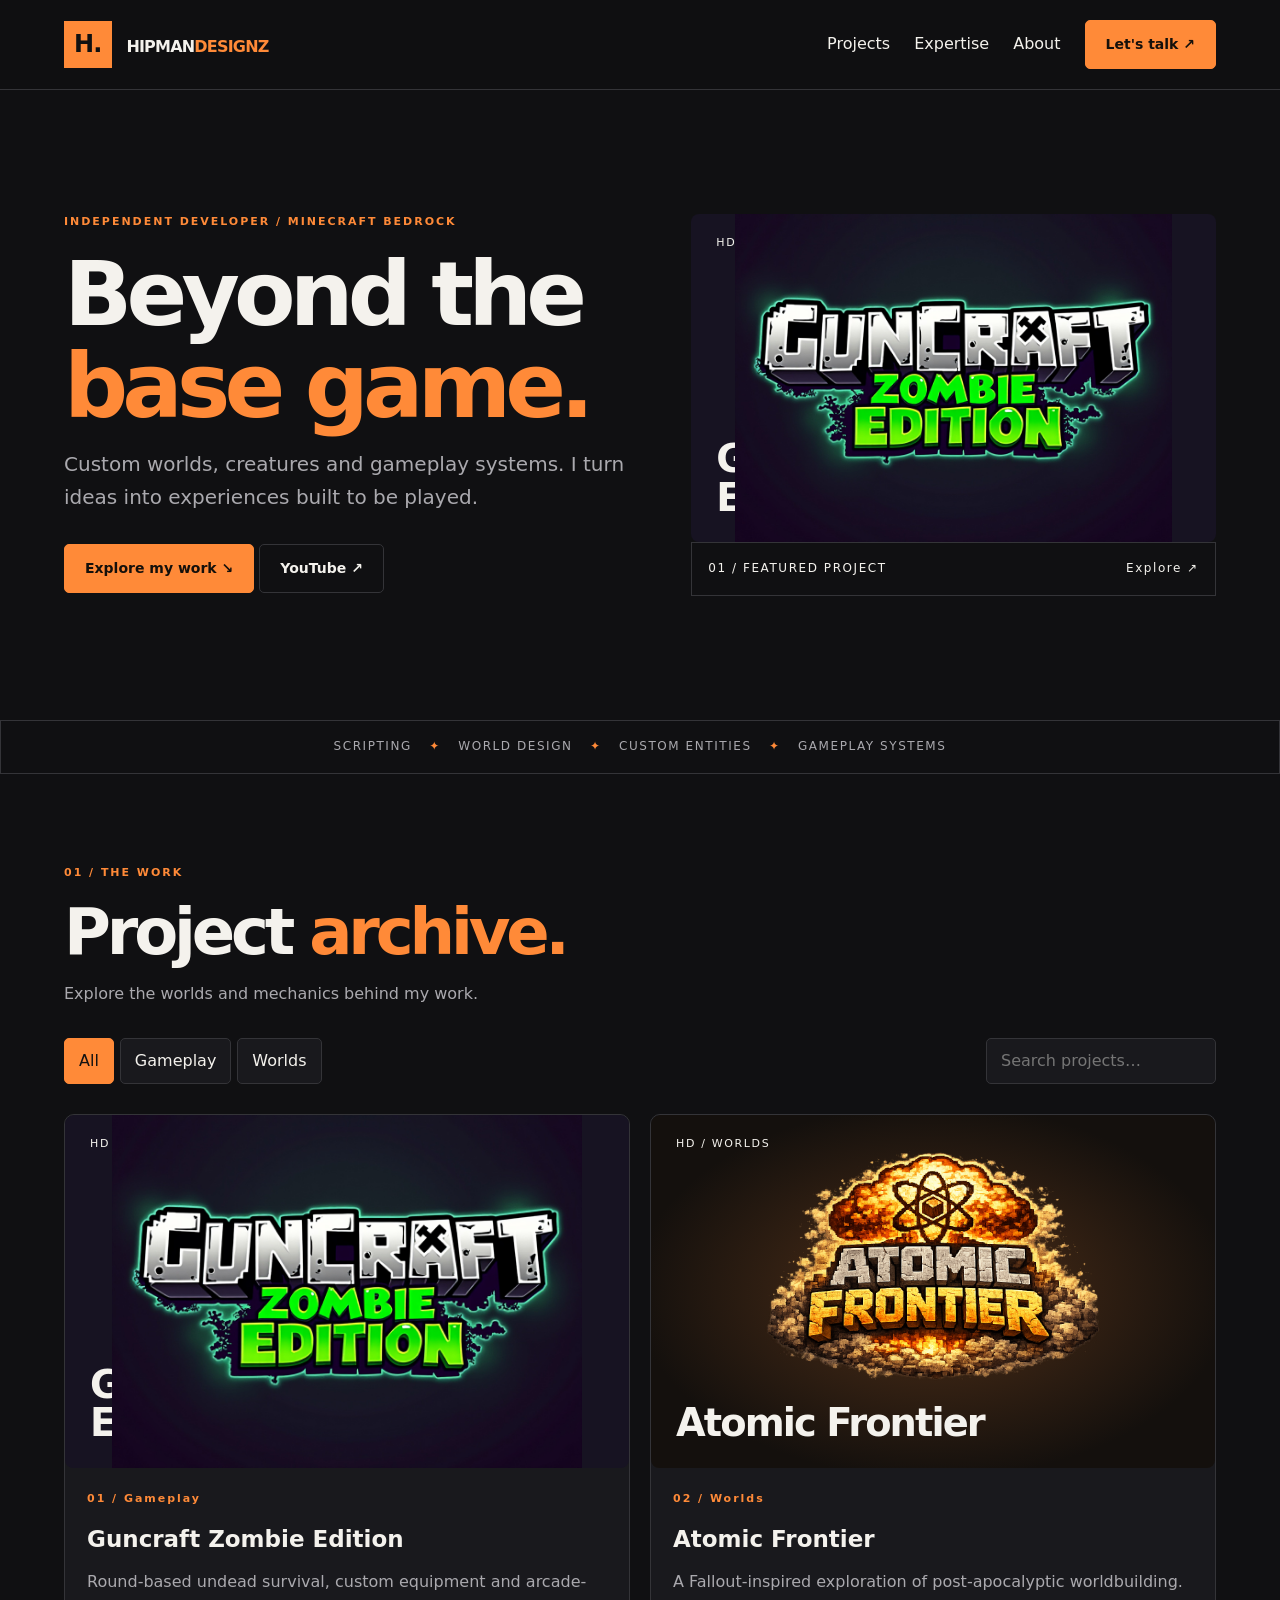
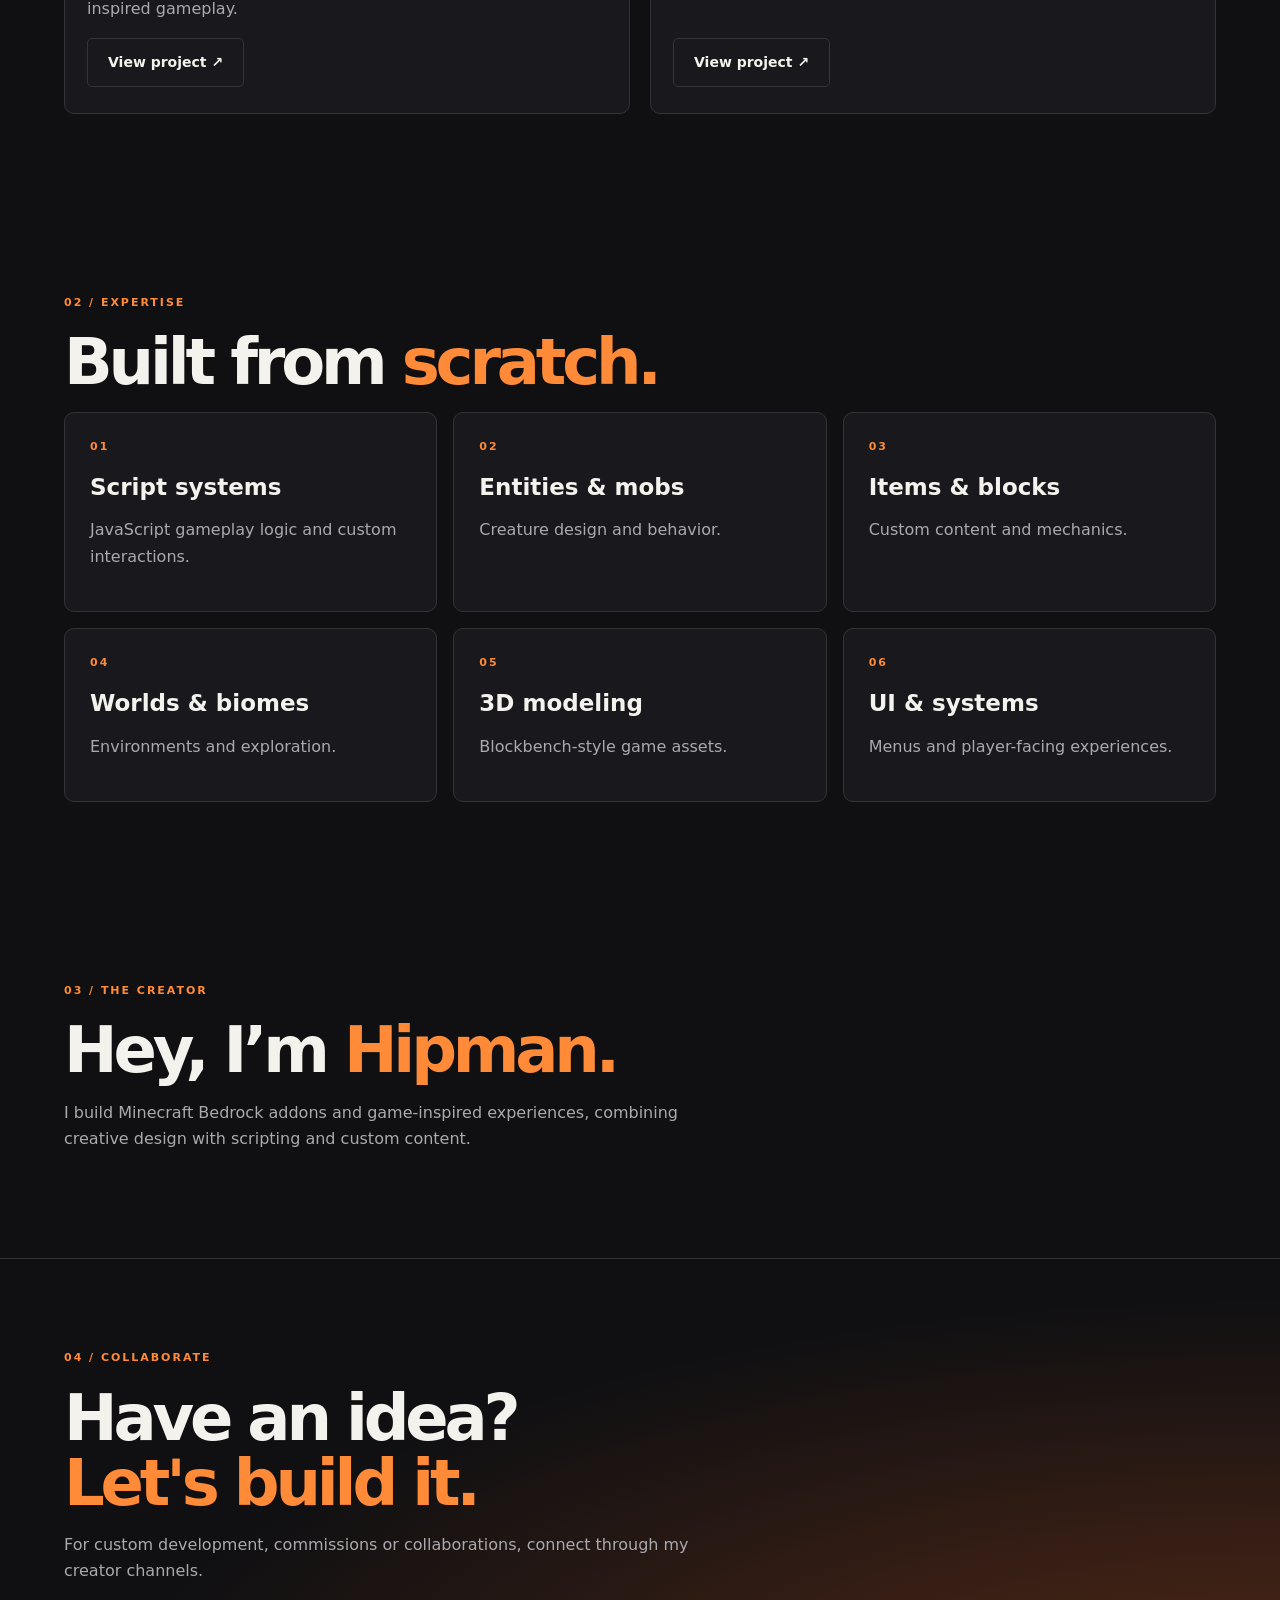
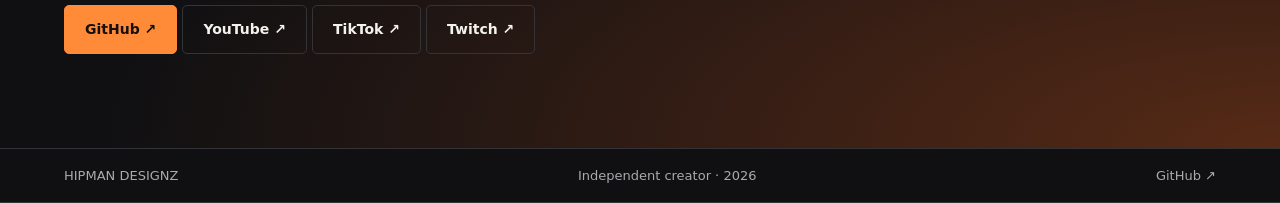
<file: index.html>
<!doctype html><html lang="en"><head><meta charset="utf-8"><meta name="viewport" content="width=device-width, initial-scale=1"><meta name="description" content="Independent Minecraft Bedrock development and creative systems."><meta property="og:title" content="Game development portfolio | Hipman Designz"><meta property="og:description" content="Independent Minecraft Bedrock development and creative systems."><meta name="theme-color" content="#101012"><title>Game development portfolio | Hipman Designz</title><link rel="stylesheet" href="styles.css"><script defer src="script.js"></script></head><body><a class="skip" href="#main">Skip to content</a><header><a class="brand" href="index.html"><b>H.</b> HIPMAN<span>DESIGNZ</span></a><button id="menu" aria-expanded="false" aria-controls="nav">Menu</button><nav id="nav"><a href="index.html#projects">Projects</a><a href="index.html#skills">Expertise</a><a href="index.html#about">About</a><a class="btn" href="index.html#contact">Let's talk ↗</a></nav></header><main id="main"><section class="hero"><div><small>INDEPENDENT DEVELOPER / MINECRAFT BEDROCK</small><h1>Beyond the<br> <em>base game.</em></h1><p>Custom worlds, creatures and gameplay systems. I turn ideas into experiences built to be played.</p><a class="btn" href="#projects">Explore my work ↘</a> <a class="btn outline" href="https://www.youtube.com/@HipmanDesignz">YouTube ↗</a></div><div class="hero-visual"><div class="art guncraft"><span class="art-label">HD / GAMEPLAY</span><strong>Guncraft Zombie Edition</strong><img src="assets/guncraft-ze.png" alt="Guncraft Zombie Edition showcase" loading="lazy"></div><div class="visual-caption">01 / FEATURED PROJECT <a href="projects/guncraft.html">Explore ↗</a></div></div></section><div class="strip">SCRIPTING <b>✦</b> WORLD DESIGN <b>✦</b> CUSTOM ENTITIES <b>✦</b> GAMEPLAY SYSTEMS</div><section id="projects"><small>01 / THE WORK</small><h2>Project <em>archive.</em></h2><p>Explore the worlds and mechanics behind my work.</p><div class="toolbar"><div id="filters" aria-label="Filter projects"><button data-filter="All" aria-pressed="true">All</button><button data-filter="Gameplay" aria-pressed="false">Gameplay</button><button data-filter="Worlds" aria-pressed="false">Worlds</button></div><input id="search" type="search" placeholder="Search projects…" aria-label="Search projects"></div><div class="grid"><article class="project" data-category="Gameplay" data-search="Guncraft Zombie Edition Round-based undead survival, custom equipment and arcade-inspired gameplay. Survival gameplay Custom weapons Game systems Nacht der Untoten Mystery Box Pack-a-Punch"><a href="projects/guncraft.html" aria-label="View Guncraft Zombie Edition"><div class="art guncraft"><span class="art-label">HD / GAMEPLAY</span><strong>Guncraft Zombie Edition</strong><img src="assets/guncraft-ze.png" alt="Guncraft Zombie Edition showcase" loading="lazy"></div></a><div class="inside"><small>01 / Gameplay</small><h3>Guncraft Zombie Edition</h3><p>Round-based undead survival, custom equipment and arcade-inspired gameplay.</p><a class="btn outline" href="projects/guncraft.html">View project ↗</a></div></article><article class="project" data-category="Worlds" data-search="Atomic Frontier A Fallout-inspired exploration of post-apocalyptic worldbuilding. Worldbuilding Atmosphere Addon concept"><a href="projects/atomic-frontier.html" aria-label="View Atomic Frontier"><div class="art atomic-frontier"><span class="art-label">HD / WORLDS</span><strong>Atomic Frontier</strong><img src="assets/atomic-frontier.png" alt="Atomic Frontier showcase" loading="lazy"></div></a><div class="inside"><small>02 / Worlds</small><h3>Atomic Frontier</h3><p>A Fallout-inspired exploration of post-apocalyptic worldbuilding.</p><a class="btn outline" href="projects/atomic-frontier.html">View project ↗</a></div></article></div><p id="empty" hidden>No matching projects.</p></section><section id="skills"><small>02 / EXPERTISE</small><h2>Built from <em>scratch.</em></h2><div class="skills"><article><small>01</small><h3>Script systems</h3><p>JavaScript gameplay logic and custom interactions.</p></article><article><small>02</small><h3>Entities & mobs</h3><p>Creature design and behavior.</p></article><article><small>03</small><h3>Items & blocks</h3><p>Custom content and mechanics.</p></article><article><small>04</small><h3>Worlds & biomes</h3><p>Environments and exploration.</p></article><article><small>05</small><h3>3D modeling</h3><p>Blockbench-style game assets.</p></article><article><small>06</small><h3>UI & systems</h3><p>Menus and player-facing experiences.</p></article></div></section><section id="about"><small>03 / THE CREATOR</small><h2>Hey, I’m <em>Hipman.</em></h2><p>I build Minecraft Bedrock addons and game-inspired experiences, combining creative design with scripting and custom content.</p></section><section id="contact" class="contact"><small>04 / COLLABORATE</small><h2>Have an idea?<br><em>Let's build it.</em></h2><p>For custom development, commissions or collaborations, connect through my creator channels.</p><a class="btn" href="https://github.com/HipmanDesignz">GitHub ↗</a> <a class="btn outline" href="https://www.youtube.com/@HipmanDesignz">YouTube ↗</a> <a class="btn outline" href="https://www.tiktok.com/@HipmanDesignz">TikTok ↗</a> <a class="btn outline" href="https://www.twitch.tv/HipmanDesignz">Twitch ↗</a></section></main><footer>HIPMAN DESIGNZ <span>Independent creator · <span id="year">2026</span></span><a href="https://github.com/HipmanDesignz">GitHub ↗</a></footer></body></html>
</file>
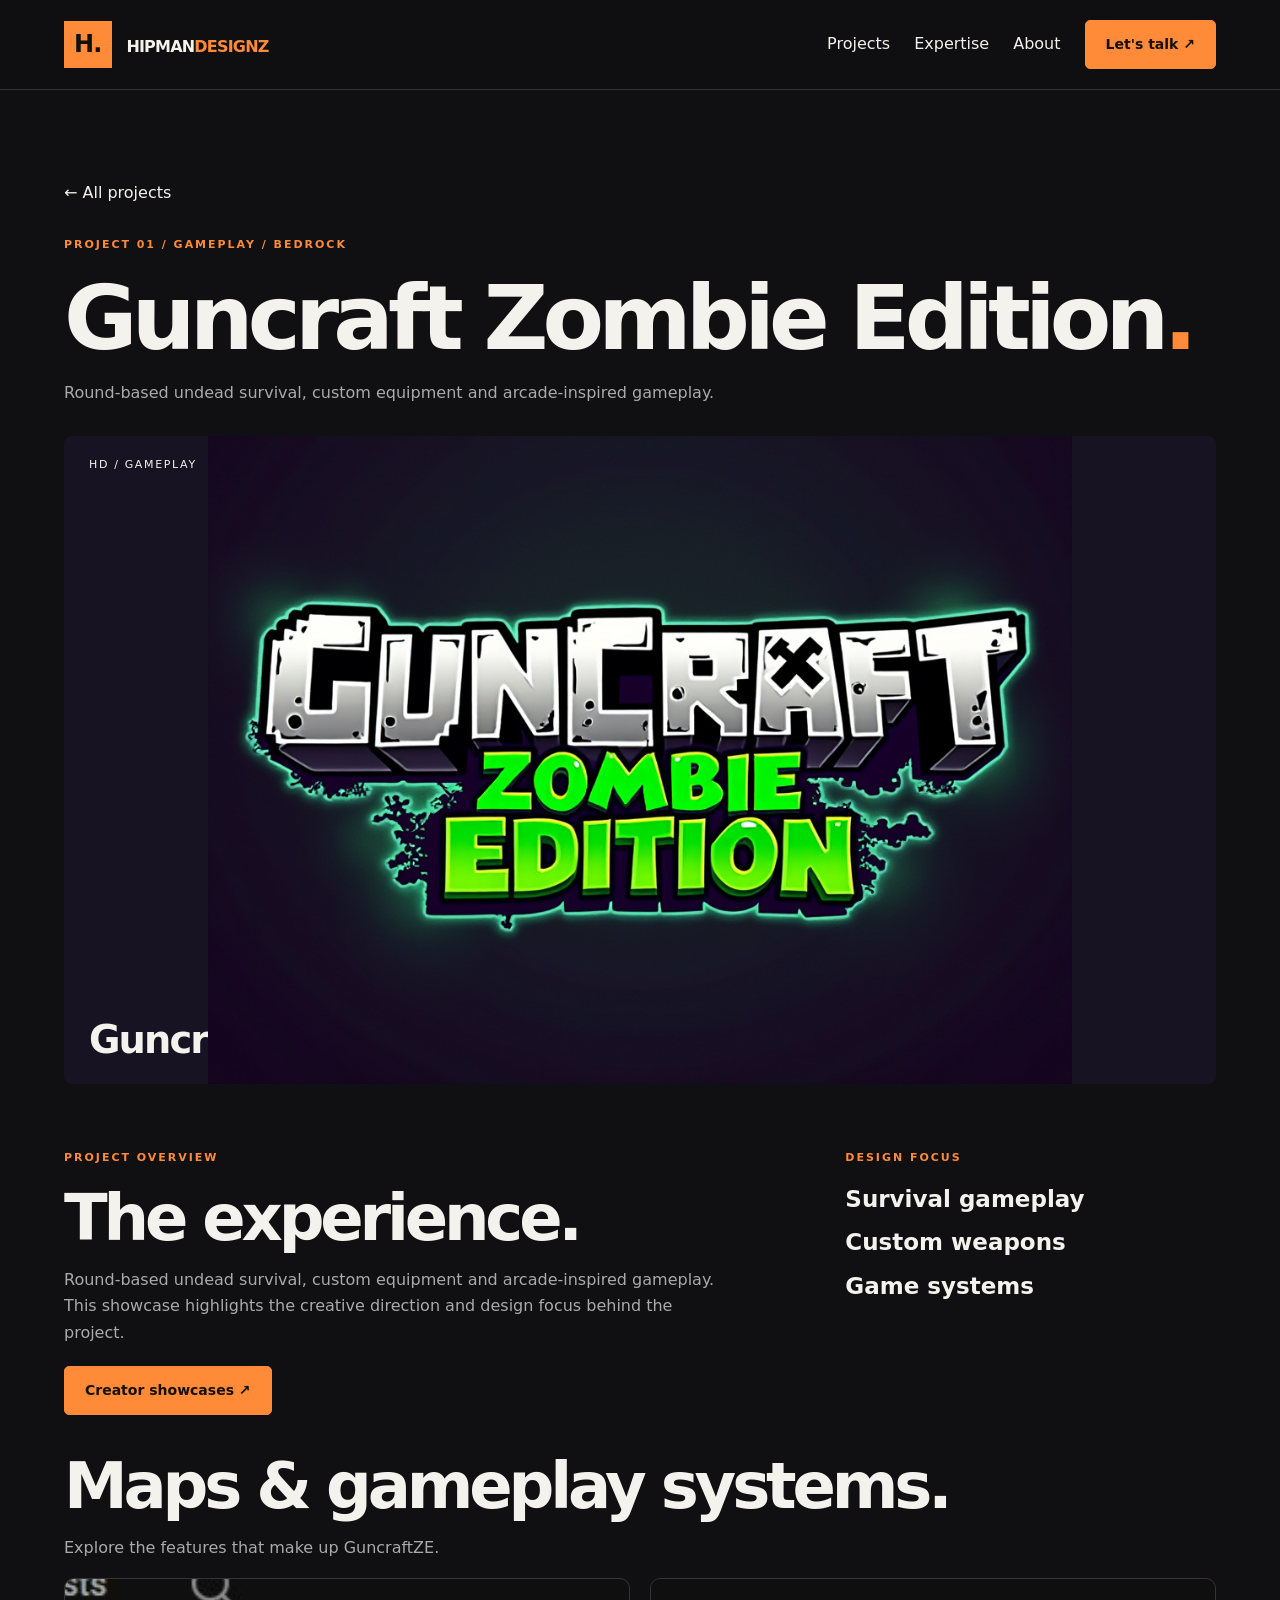
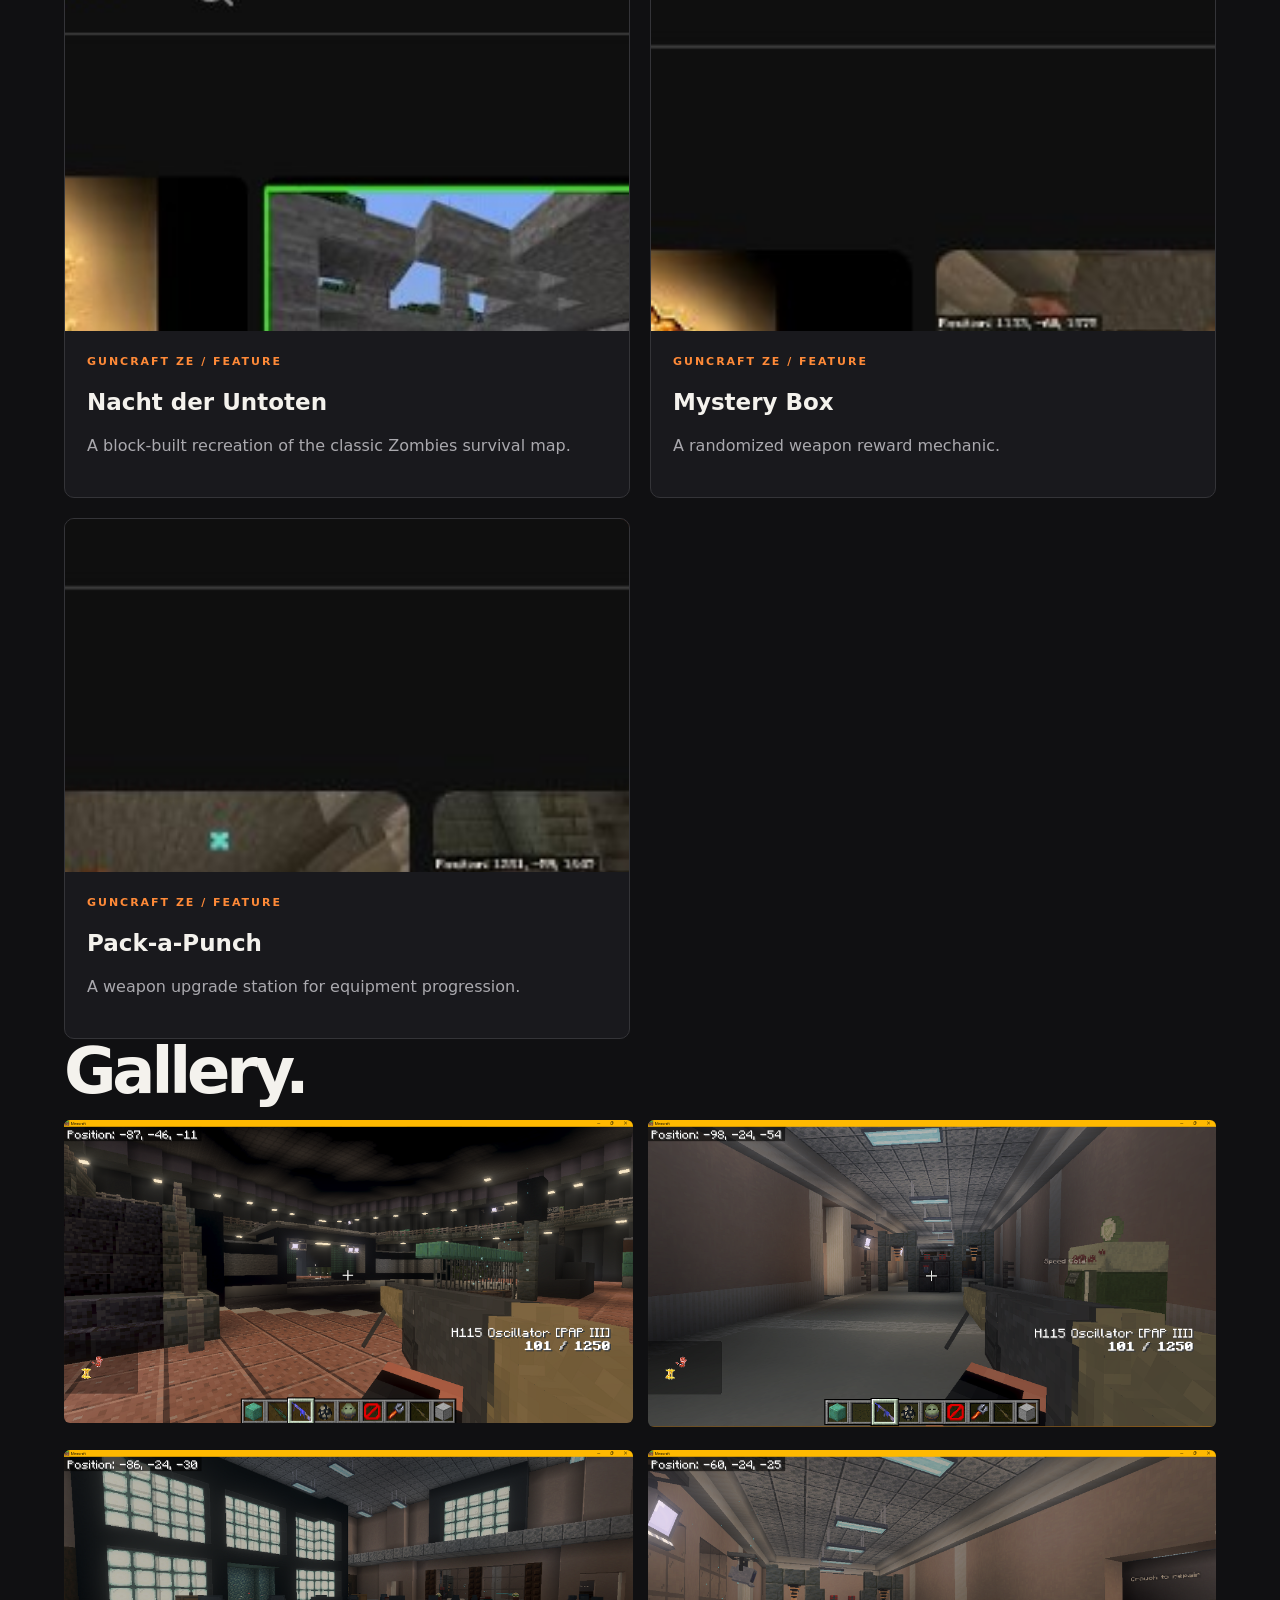
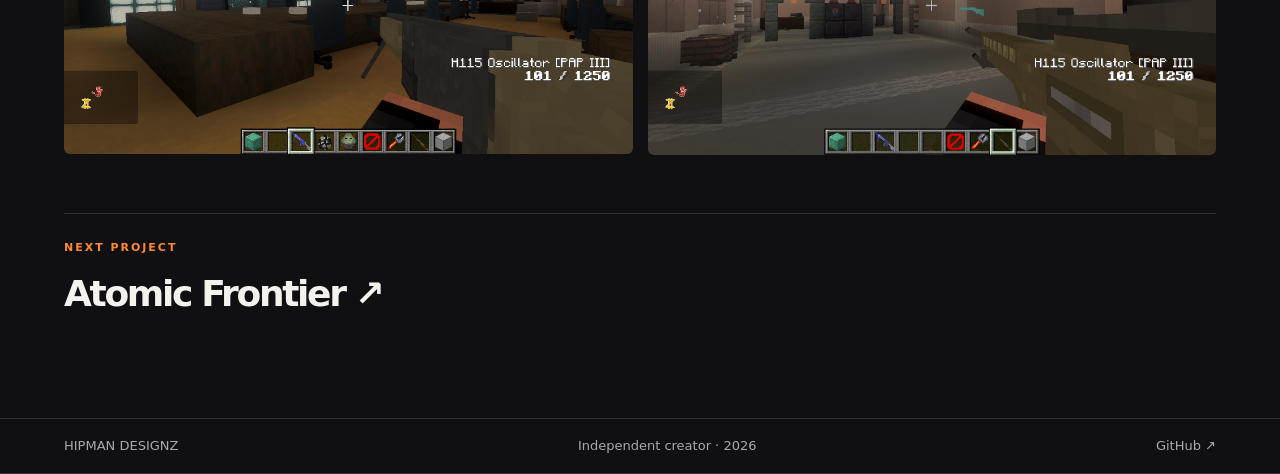
<file: projects/guncraft.html>
<!doctype html><html lang="en"><head><meta charset="utf-8"><meta name="viewport" content="width=device-width, initial-scale=1"><meta name="description" content="Round-based undead survival, custom equipment and arcade-inspired gameplay."><meta property="og:title" content="Guncraft Zombie Edition | Hipman Designz"><meta property="og:description" content="Round-based undead survival, custom equipment and arcade-inspired gameplay."><meta name="theme-color" content="#101012"><title>Guncraft Zombie Edition | Hipman Designz</title><link rel="stylesheet" href="../styles.css"><script defer src="../script.js"></script></head><body><a class="skip" href="#main">Skip to content</a><header><a class="brand" href="../index.html"><b>H.</b> HIPMAN<span>DESIGNZ</span></a><button id="menu" aria-expanded="false" aria-controls="nav">Menu</button><nav id="nav"><a href="../index.html#projects">Projects</a><a href="../index.html#skills">Expertise</a><a href="../index.html#about">About</a><a class="btn" href="../index.html#contact">Let's talk ↗</a></nav></header><main id="main"><section class="detail"><a href="../index.html#projects">← All projects</a><small>PROJECT 01 / GAMEPLAY / BEDROCK</small><h1>Guncraft Zombie Edition<em>.</em></h1><p>Round-based undead survival, custom equipment and arcade-inspired gameplay.</p><div class="art guncraft"><span class="art-label">HD / GAMEPLAY</span><strong>Guncraft Zombie Edition</strong><img src="../assets/guncraft-ze.png" alt="Guncraft Zombie Edition showcase" loading="lazy"></div><div class="details-grid"><div><small>PROJECT OVERVIEW</small><h2>The experience.</h2><p>Round-based undead survival, custom equipment and arcade-inspired gameplay. This showcase highlights the creative direction and design focus behind the project.</p><a class="btn" href="https://www.youtube.com/@HipmanDesignz">Creator showcases ↗</a></div><div><small>DESIGN FOCUS</small><h3>Survival gameplay</h3><h3>Custom weapons</h3><h3>Game systems</h3></div></div><h2>Maps &amp; gameplay systems.</h2><p>Explore the features that make up GuncraftZE.</p><div class="grid"><article class="project" id="nacht"><div class="art nacht"><span class="art-label">HD / WORLDS</span><strong>Nacht der Untoten</strong><img src="../assets/nacht-der-untoten.jpg" alt="Nacht der Untoten showcase" loading="lazy"></div><div class="inside"><small>GUNCRAFT ZE / FEATURE</small><h3>Nacht der Untoten</h3><p>A block-built recreation of the classic Zombies survival map.</p></div></article><article class="project" id="mystery-box"><div class="art mystery-box"><span class="art-label">HD / SYSTEMS</span><strong>Mystery Box</strong><img src="../assets/mystery-box.jpg" alt="Mystery Box showcase" loading="lazy"></div><div class="inside"><small>GUNCRAFT ZE / FEATURE</small><h3>Mystery Box</h3><p>A randomized weapon reward mechanic.</p></div></article><article class="project" id="pack-a-punch"><div class="art pack-a-punch"><span class="art-label">HD / SYSTEMS</span><strong>Pack-a-Punch</strong><img src="../assets/pack-a-punch.jpg" alt="Pack-a-Punch showcase" loading="lazy"></div><div class="inside"><small>GUNCRAFT ZE / FEATURE</small><h3>Pack-a-Punch</h3><p>A weapon upgrade station for equipment progression.</p></div></article></div><h2>Gallery.</h2><div class=gallery><a class="shot" href="../assets/gcze_1.png"><img src="../assets/gcze_1.png" alt="Guncraft Zombie Edition screenshot 1" loading="lazy"></a><a class="shot" href="../assets/gcze_2.png"><img src="../assets/gcze_2.png" alt="Guncraft Zombie Edition screenshot 2" loading="lazy"></a><a class="shot" href="../assets/gcze_3.png"><img src="../assets/gcze_3.png" alt="Guncraft Zombie Edition screenshot 3" loading="lazy"></a><a class="shot" href="../assets/gcze_4.png"><img src="../assets/gcze_4.png" alt="Guncraft Zombie Edition screenshot 4" loading="lazy"></a></div><p class=gallery-note hidden>Screenshots will appear when the original image files are uploaded.</p><a class="next" href="atomic-frontier.html"><small>NEXT PROJECT</small><h2>Atomic Frontier ↗</h2></a></section></main><footer>HIPMAN DESIGNZ <span>Independent creator · <span id="year">2026</span></span><a href="https://github.com/HipmanDesignz">GitHub ↗</a></footer></body></html>
</file>
<file: styles.css>
:root{color-scheme:dark;--bg:#101012;--panel:#19191d;--ink:#f4f2ed;--muted:#aaa9ae;--orange:#ff8a38;--line:#343438}*{box-sizing:border-box}html{scroll-behavior:smooth;scroll-padding-top:95px}body{margin:0;background:var(--bg);color:var(--ink);font:16px/1.65 system-ui,sans-serif}a{color:inherit;text-decoration:none}button,input{font:inherit}button,a,input{outline-offset:5px}button{cursor:pointer}header,footer{display:flex;align-items:center;justify-content:space-between;gap:20px;padding:16px max(5vw,20px);border-bottom:1px solid var(--line)}header{position:sticky;top:0;background:#101012f2;z-index:5;backdrop-filter:blur(14px)}.brand{font-weight:900;letter-spacing:-.05em;white-space:nowrap}.brand b{display:inline-block;background:var(--orange);color:#111;padding:4px 10px;margin-right:10px;font-size:24px}.brand span,em,small{color:var(--orange)}nav{display:flex;gap:24px;align-items:center}nav a:hover,a:hover{color:var(--orange)}#menu{display:none}main section{max-width:1280px;margin:auto;padding:90px 5vw}h1,h2,h3,p{margin:0 0 16px}h1,h2{line-height:1.02;letter-spacing:-.065em}h1{font-size:clamp(48px,7vw,100px)}h2{font-size:clamp(38px,5vw,68px)}h3{line-height:1.2;font-size:23px}em{font-style:normal}p{color:var(--muted);max-width:65ch}small{display:block;font-size:11px;letter-spacing:.18em;font-weight:800;margin-bottom:18px}.btn{display:inline-block;background:var(--orange);color:#15100b;padding:12px 20px;border:1px solid var(--orange);font-size:14px;font-weight:800;border-radius:5px;margin:4px 0}.btn:hover{background:#ffb477;color:#111}.outline{background:transparent;color:var(--ink);border-color:var(--line)}.hero{display:grid;grid-template-columns:1.1fr 1fr;gap:50px;align-items:center;min-height:70vh}.hero p{font-size:20px;margin-bottom:26px}.art{position:relative;overflow:hidden;aspect-ratio:16/10;background:radial-gradient(circle at 70% 20%,#a74b23,transparent 55%),repeating-linear-gradient(45deg,#ffffff08 0 1px,transparent 1px 24px),#242022;display:flex;flex-direction:column;justify-content:flex-end;padding:25px}.art.nacht{background-color:#252c26}.art.atomic-frontier{background-color:#3a3121}.art strong{font-size:clamp(24px,3vw,42px);line-height:1;max-width:85%;letter-spacing:-.05em}.art-label{position:absolute;top:20px;left:25px;font-size:11px;letter-spacing:.15em}.art img{position:absolute;inset:0;width:100%;height:100%;object-fit:cover;transition:transform .4s}.art:hover img{transform:scale(1.04)}.visual-caption,.strip{padding:16px;border:1px solid var(--line);font-size:12px;letter-spacing:.13em}.visual-caption{display:flex;justify-content:space-between}.strip{text-align:center;color:var(--muted)}.strip b{color:var(--orange);margin:0 12px}.toolbar{display:flex;justify-content:space-between;gap:16px;flex-wrap:wrap;margin:30px 0}button,input{background:var(--panel);color:var(--ink);border:1px solid var(--line);border-radius:5px;padding:9px 14px}button[aria-pressed=true]{background:var(--orange);color:#111;border-color:var(--orange)}#filters{display:flex;flex-wrap:wrap;gap:6px}.grid{display:grid;grid-template-columns:repeat(3,1fr);gap:20px}.project,.skills article{background:var(--panel);border:1px solid var(--line);border-radius:10px;overflow:hidden}.project{transition:transform .2s,border-color .2s;display:flex;flex-direction:column}.project:hover{transform:translateY(-4px);border-color:var(--orange)}.inside{padding:22px;display:flex;flex-direction:column;flex:1}.inside .btn{align-self:flex-start;margin-top:auto}.skills{display:grid;grid-template-columns:repeat(3,1fr);gap:16px}.skills article{padding:25px}.contact{background:radial-gradient(ellipse at bottom right,#572a16,transparent 65%);border-top:1px solid var(--line)}.detail>small{margin-top:30px}.detail>.art{margin:30px 0;aspect-ratio: 21/9}.details-grid{display:grid;grid-template-columns:2fr 1fr;gap:40px;padding:35px 0}.gallery{display:grid;grid-template-columns:repeat(2,1fr);gap:15px}.shot img{width:100%;border-radius:6px}.next{display:block;border-top:1px solid var(--line);margin-top:50px;padding-top:25px}.next h2{font-size:36px}footer{border-top:1px solid var(--line);color:var(--muted);font-size:13px;flex-wrap:wrap}.skip{position:absolute;left:-999px}.skip:focus{left:10px;top:10px;z-index:10;background:#111;padding:10px}[hidden]{display:none!important}@media(max-width:800px){.hero,.details-grid{grid-template-columns:1fr}.grid,.skills{grid-template-columns:repeat(2,1fr)}#menu{display:block}nav{display:none;position:absolute;top:100%;left:0;right:0;background:var(--panel);padding:20px;flex-direction:column}nav.open{display:flex}main section{padding:60px 5vw}}@media(max-width:480px){.grid,.skills,.gallery{grid-template-columns:1fr}.detail>.art{aspect-ratio:16/10}}@media(prefers-reduced-motion:reduce){*{scroll-behavior:auto!important;transition:none!important}}

.art.guncraft{background:#171322;border-radius:8px}.art.guncraft img{object-fit:contain}.detail>.art.guncraft{aspect-ratio:16/9;background:#171322}.art.guncraft:hover img{transform:none}

.art.atomic-frontier{background:radial-gradient(ellipse at center,#513018,#14100d 75%);border-radius:8px}.art.atomic-frontier img{object-fit:contain}.art.atomic-frontier:hover img{transform:none}.detail>.art.atomic-frontier{aspect-ratio:16/9}.grid{grid-template-columns:repeat(2,minmax(0,1fr))}@media(max-width:480px){.grid{grid-template-columns:1fr}}
</file>
